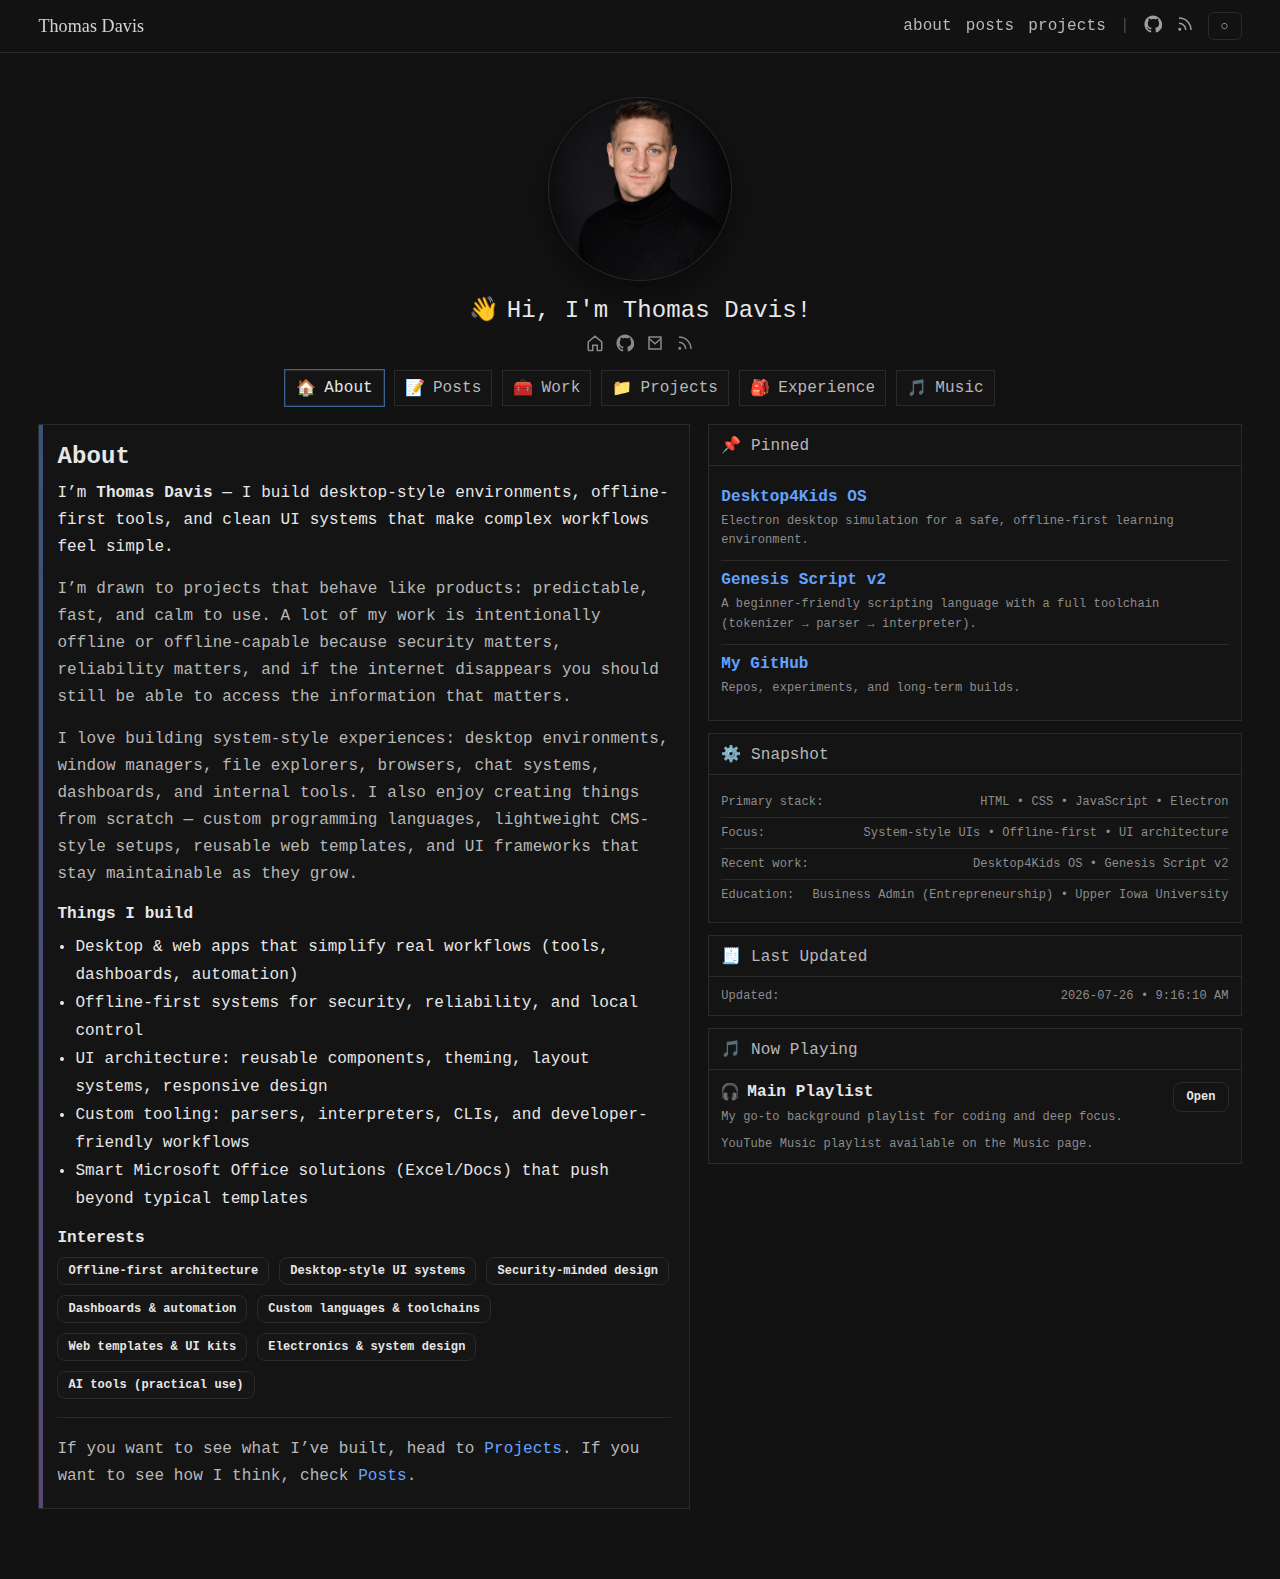
<file: index.html>
<!doctype html>
<html lang="en">
<head>
  <script>
  (function () {
    const t = localStorage.getItem("theme") || "dark";
    document.documentElement.setAttribute("data-theme", t);
  })();
</script>
  <title>About | Portfolio</title>
  
<meta charset="utf-8">
<meta name="viewport" content="width=device-width, initial-scale=1">
<link rel="stylesheet" href="css/base.css">

</head>
<body>
  <script>
  const t = localStorage.getItem("theme") || "dark";
  document.documentElement.setAttribute("data-theme", t);
</script>
  <div id="topbar"></div>
  <div class="container">
    <div id="hero"></div>
    <div id="app"></div>
  </div>

  
<script src="js/ui.js"></script>
<script src="js/icons.js"></script>
<script src="js/config.js"></script>
<script src="js/markdown.js"></script>
<script src="js/data.js"></script>
<script src="js/layout.js"></script>

  <script>
    renderTopbar();
    renderHero("about");
  </script>
  <script src="js/pages/about.js"></script>
</body>
</html>
</file>
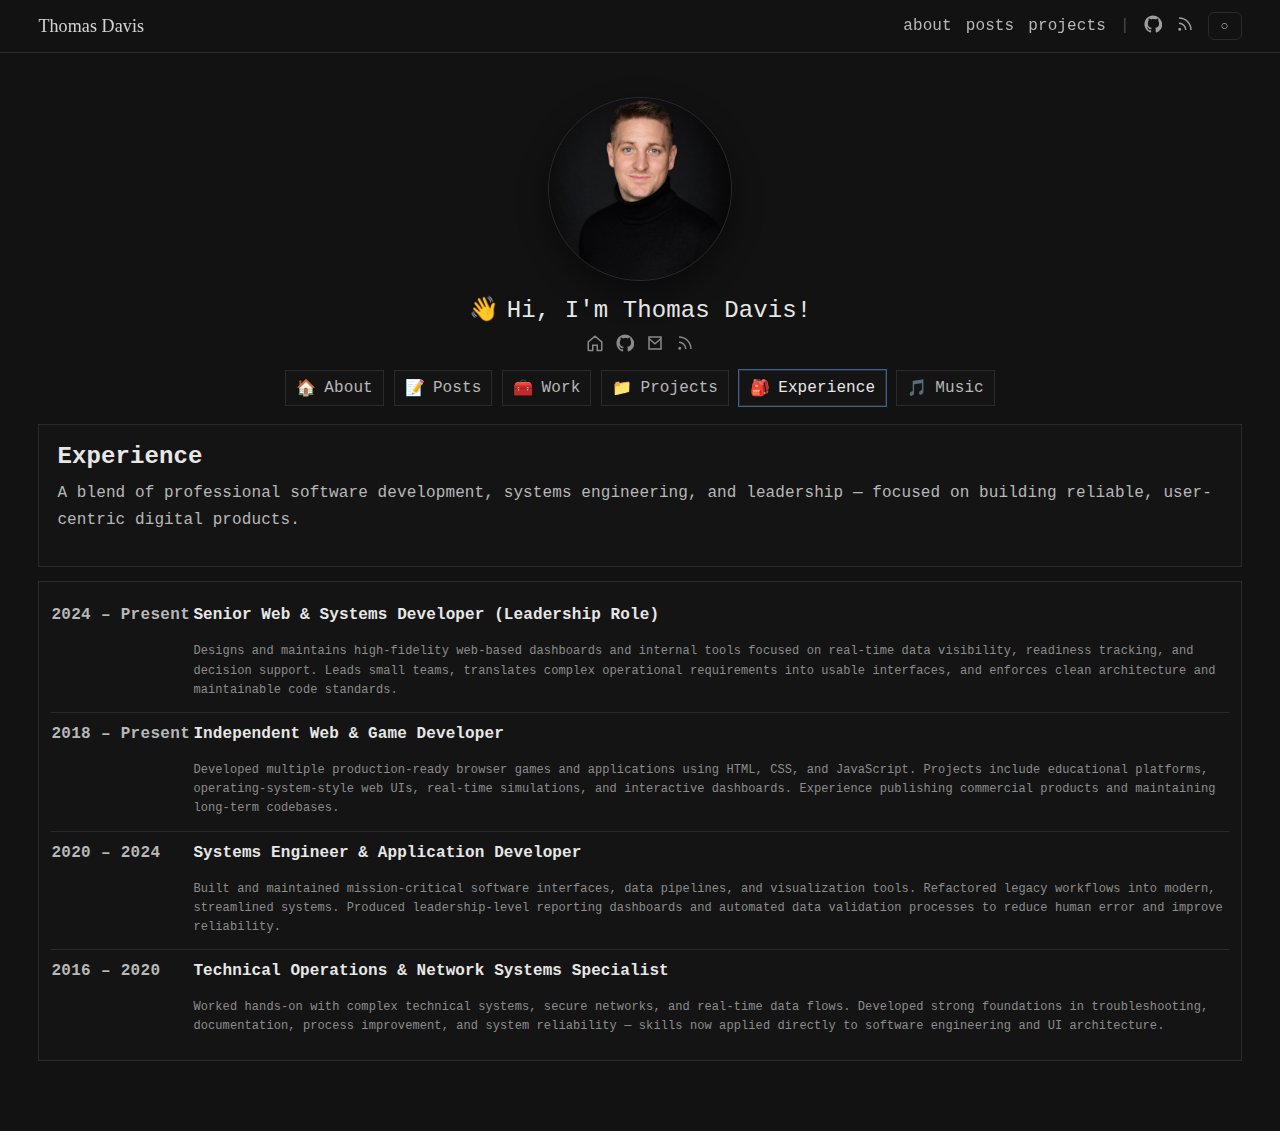
<file: experience.html>
<!doctype html>
<html lang="en">
<head>
  <!-- ======================================================
       Theme bootstrap (must run before paint)
       ====================================================== -->
  <script>
    (function () {
      const t = localStorage.getItem("theme") || "dark";
      document.documentElement.setAttribute("data-theme", t);
    })();
  </script>

  <!-- ======================================================
       Document meta
       ====================================================== -->
  <meta charset="utf-8">
  <meta name="viewport" content="width=device-width, initial-scale=1">

  <title>Experience | Portfolio</title>

  <!-- ======================================================
       Styles
       ====================================================== -->
  <link rel="stylesheet" href="css/base.css">
</head>

<body>
  <!-- Shared layout mounts -->
  <div id="topbar"></div>

  <div class="container">
    <div id="hero"></div>
    <div id="app"></div>
  </div>

  <!-- ======================================================
       Core scripts (shared across pages)
       ====================================================== -->
  <script src="js/ui.js"></script>
  <script src="js/icons.js"></script>
  <script src="js/config.js"></script>
  <script src="js/markdown.js"></script>
  <script src="js/data.js"></script>
  <script src="js/layout.js"></script>

  <!-- Shared layout render -->
  <script>
    renderTopbar();
    renderHero("experience");
  </script>

  <!-- Page script -->
  <script src="js/pages/experience.js"></script>
</body>
</html>
</file>
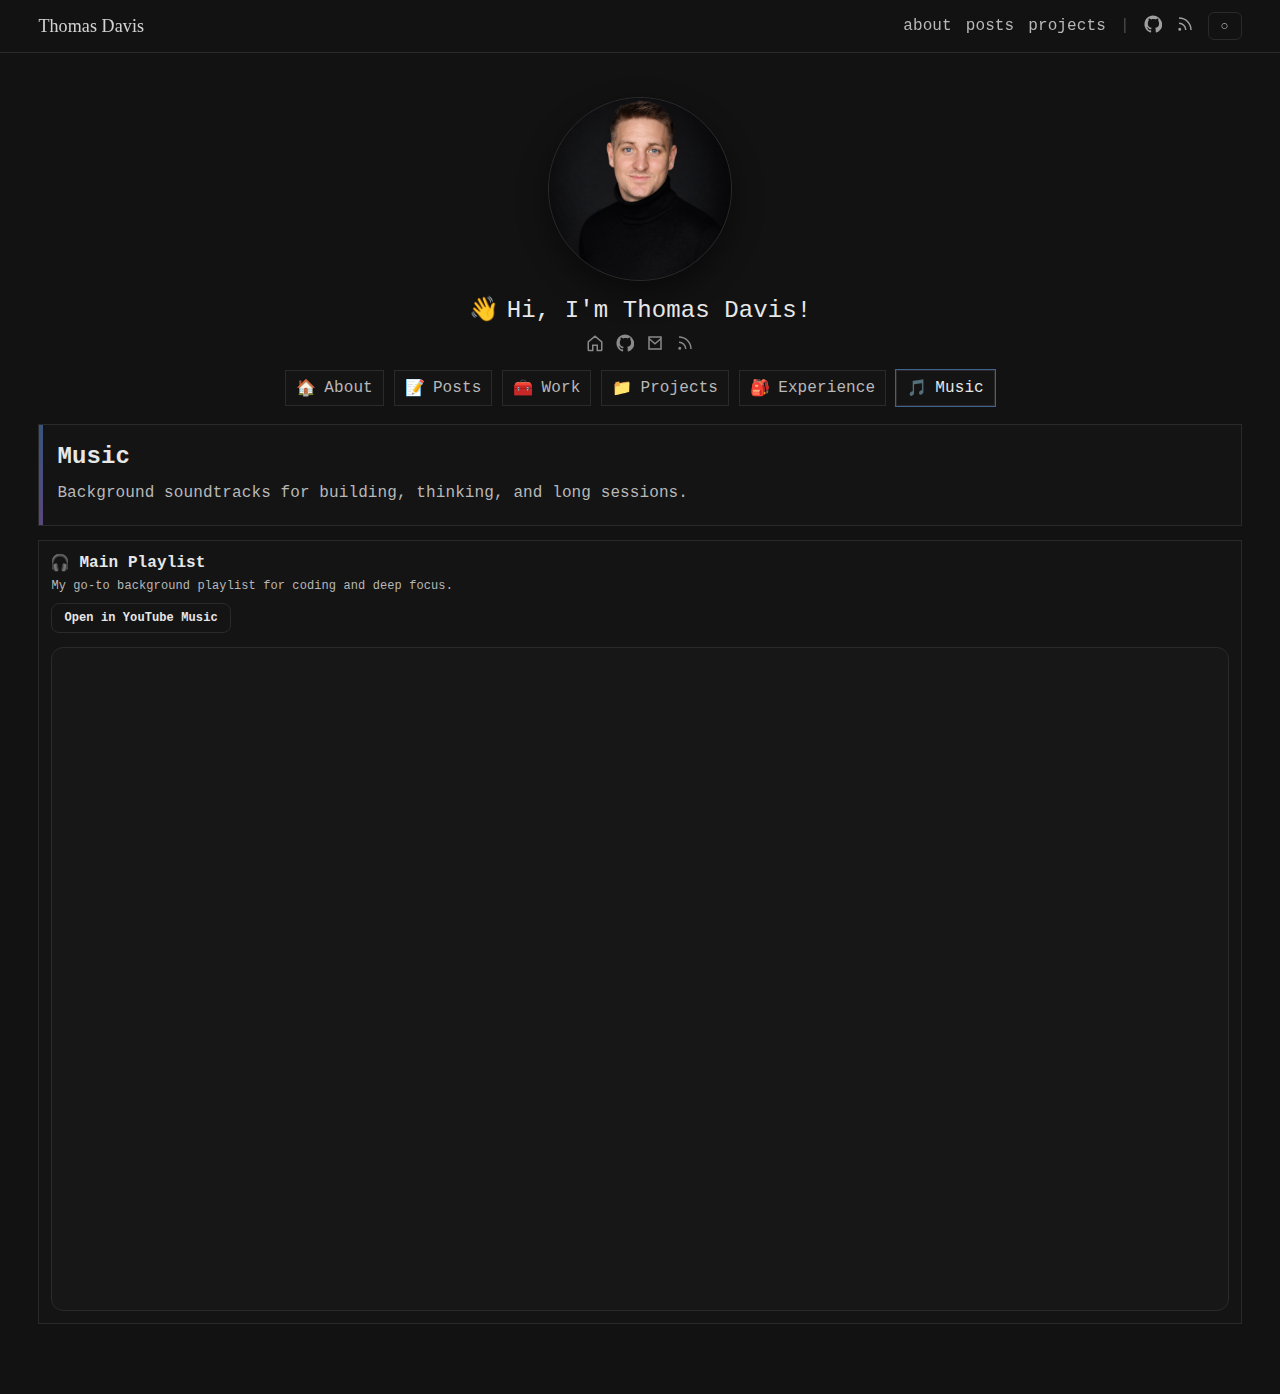
<file: music.html>
<!doctype html>
<html lang="en">
<head>
  <script>
    (function () {
      const t = localStorage.getItem("theme") || "dark";
      document.documentElement.setAttribute("data-theme", t);
    })();
  </script>
  <title>Music | Portfolio</title>
  <meta charset="utf-8">
  <meta name="viewport" content="width=device-width, initial-scale=1">
  <link rel="stylesheet" href="css/base.css">
</head>
<body>
  <div id="topbar"></div>
  <div class="container">
    <div id="hero"></div>
    <div id="app"></div>
  </div>

  <script src="js/ui.js"></script>
  <script src="js/icons.js"></script>
  <script src="js/config.js"></script>
  <script src="js/markdown.js"></script>
  <script src="js/data.js"></script>
  <script src="js/layout.js"></script>

  <script>
    renderTopbar();
    renderHero("music");
  </script>
  <script src="js/pages/music.js"></script>
</body>
</html>
</file>
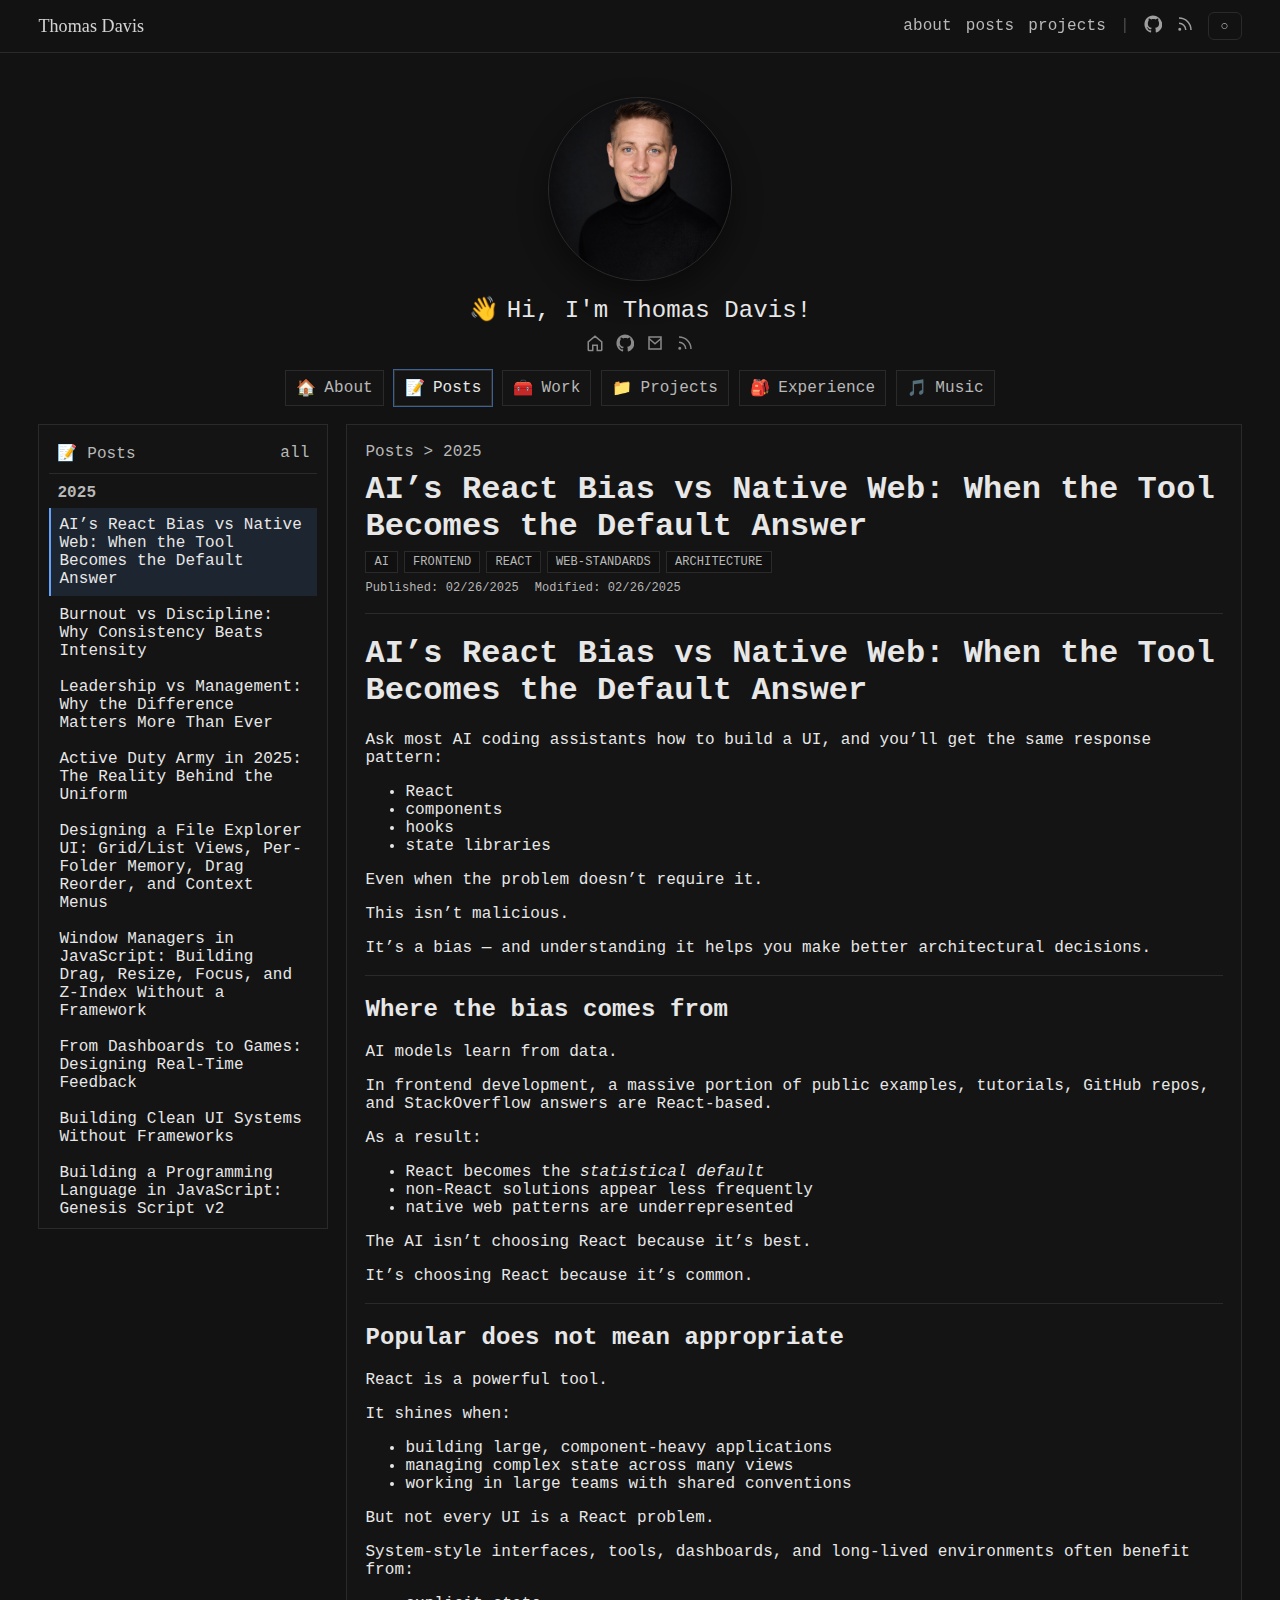
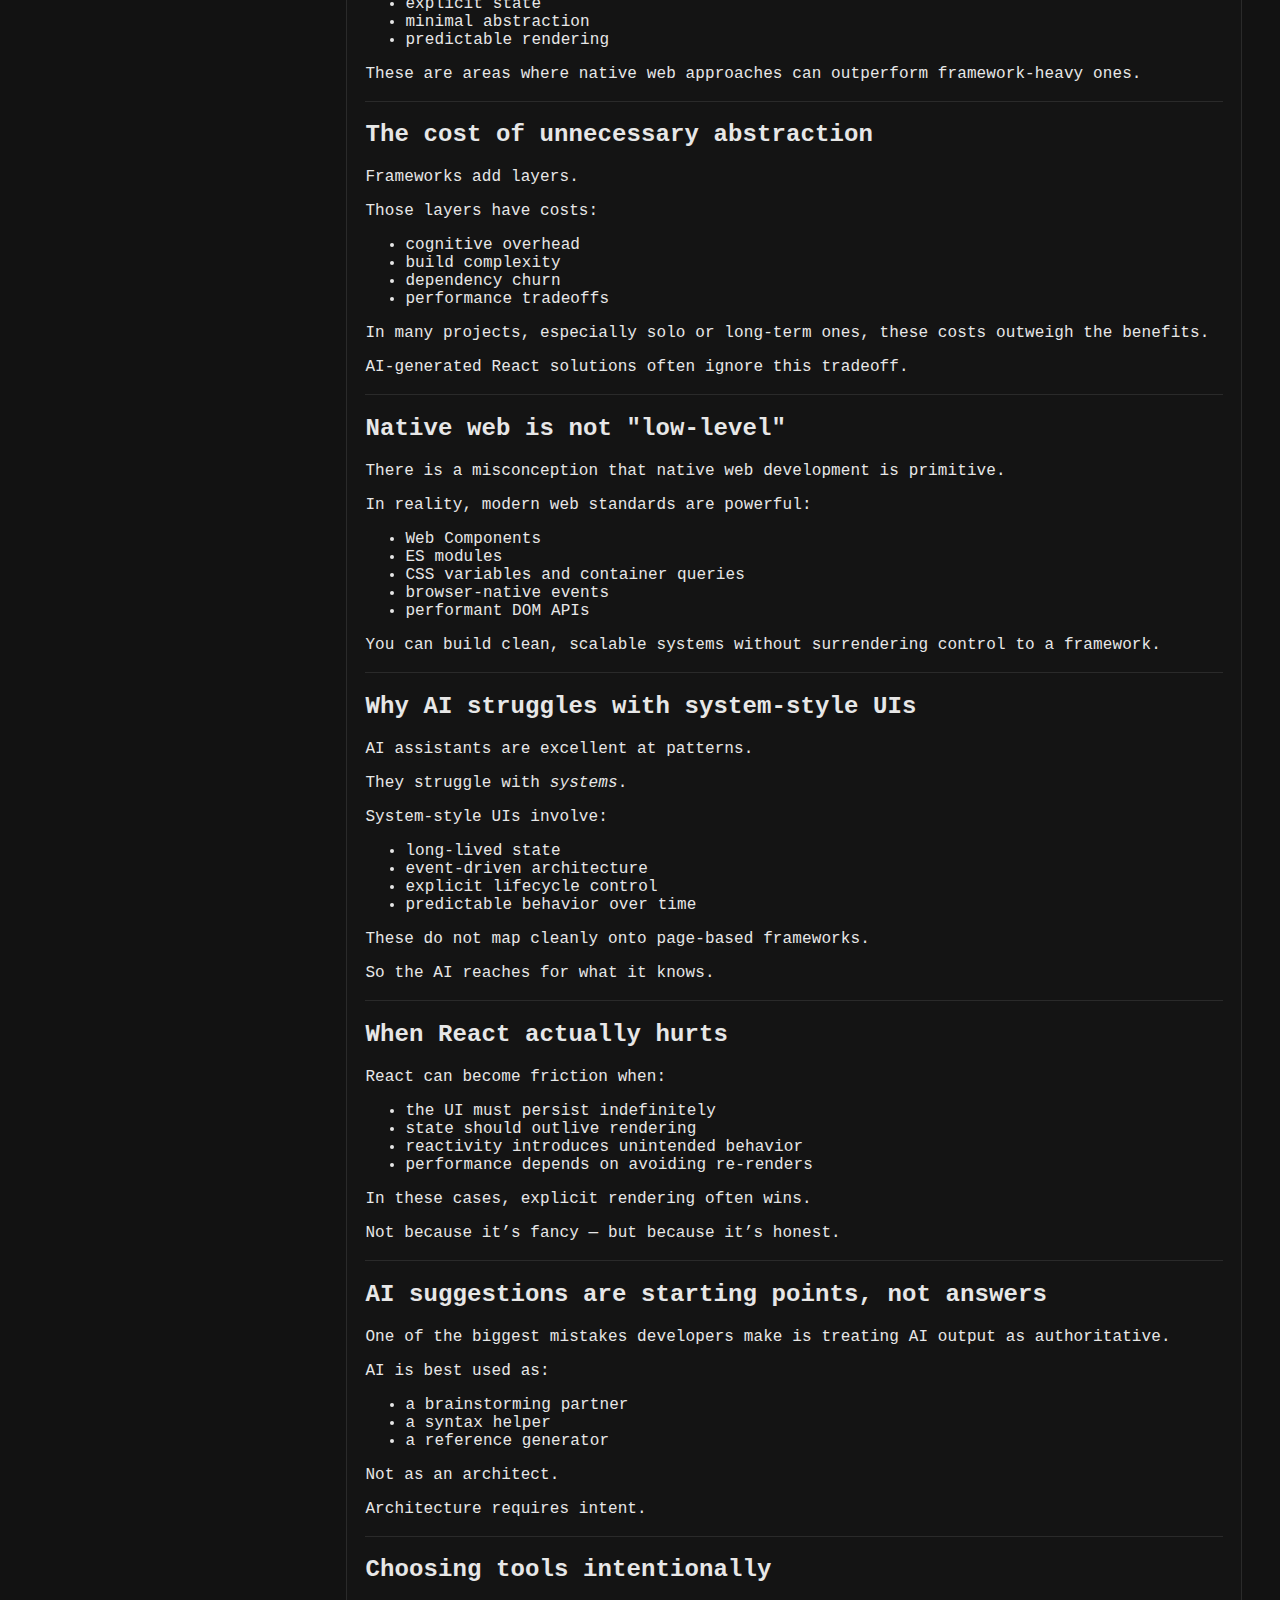
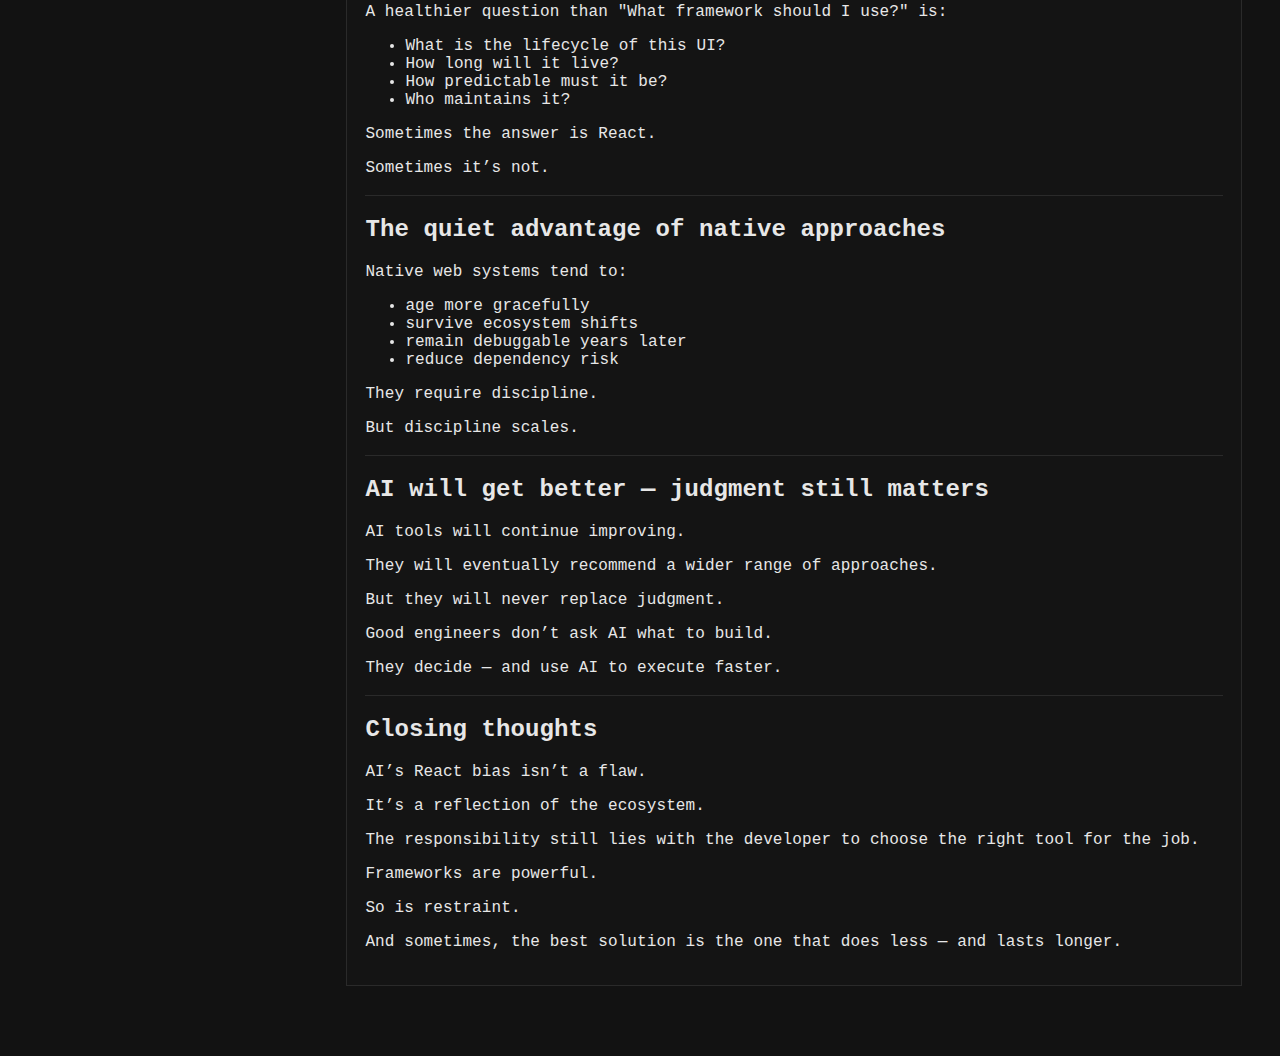
<file: post.html>
<!doctype html>
<html lang="en">
<head>
  <script>
  (function () {
    const t = localStorage.getItem("theme") || "dark";
    document.documentElement.setAttribute("data-theme", t);
  })();
</script>
  <title>Post | Portfolio</title>
  
<meta charset="utf-8">
<meta name="viewport" content="width=device-width, initial-scale=1">
<link rel="stylesheet" href="css/base.css">

</head>
<body>
  <script>
  const t = localStorage.getItem("theme") || "dark";
  document.documentElement.setAttribute("data-theme", t);
</script>
  <div id="topbar"></div>
  <div class="container">
    <div id="hero"></div>
    <div id="app"></div>
  </div>

  
<script src="js/ui.js"></script>
<script src="js/icons.js"></script>
<script src="js/config.js"></script>
<script src="js/markdown.js"></script>
<script src="js/data.js"></script>
<script src="js/layout.js"></script>

  <script>
    renderTopbar();
    renderHero("posts");
  </script>
  <script src="js/pages/post.js"></script>
</body>
</html>
</file>
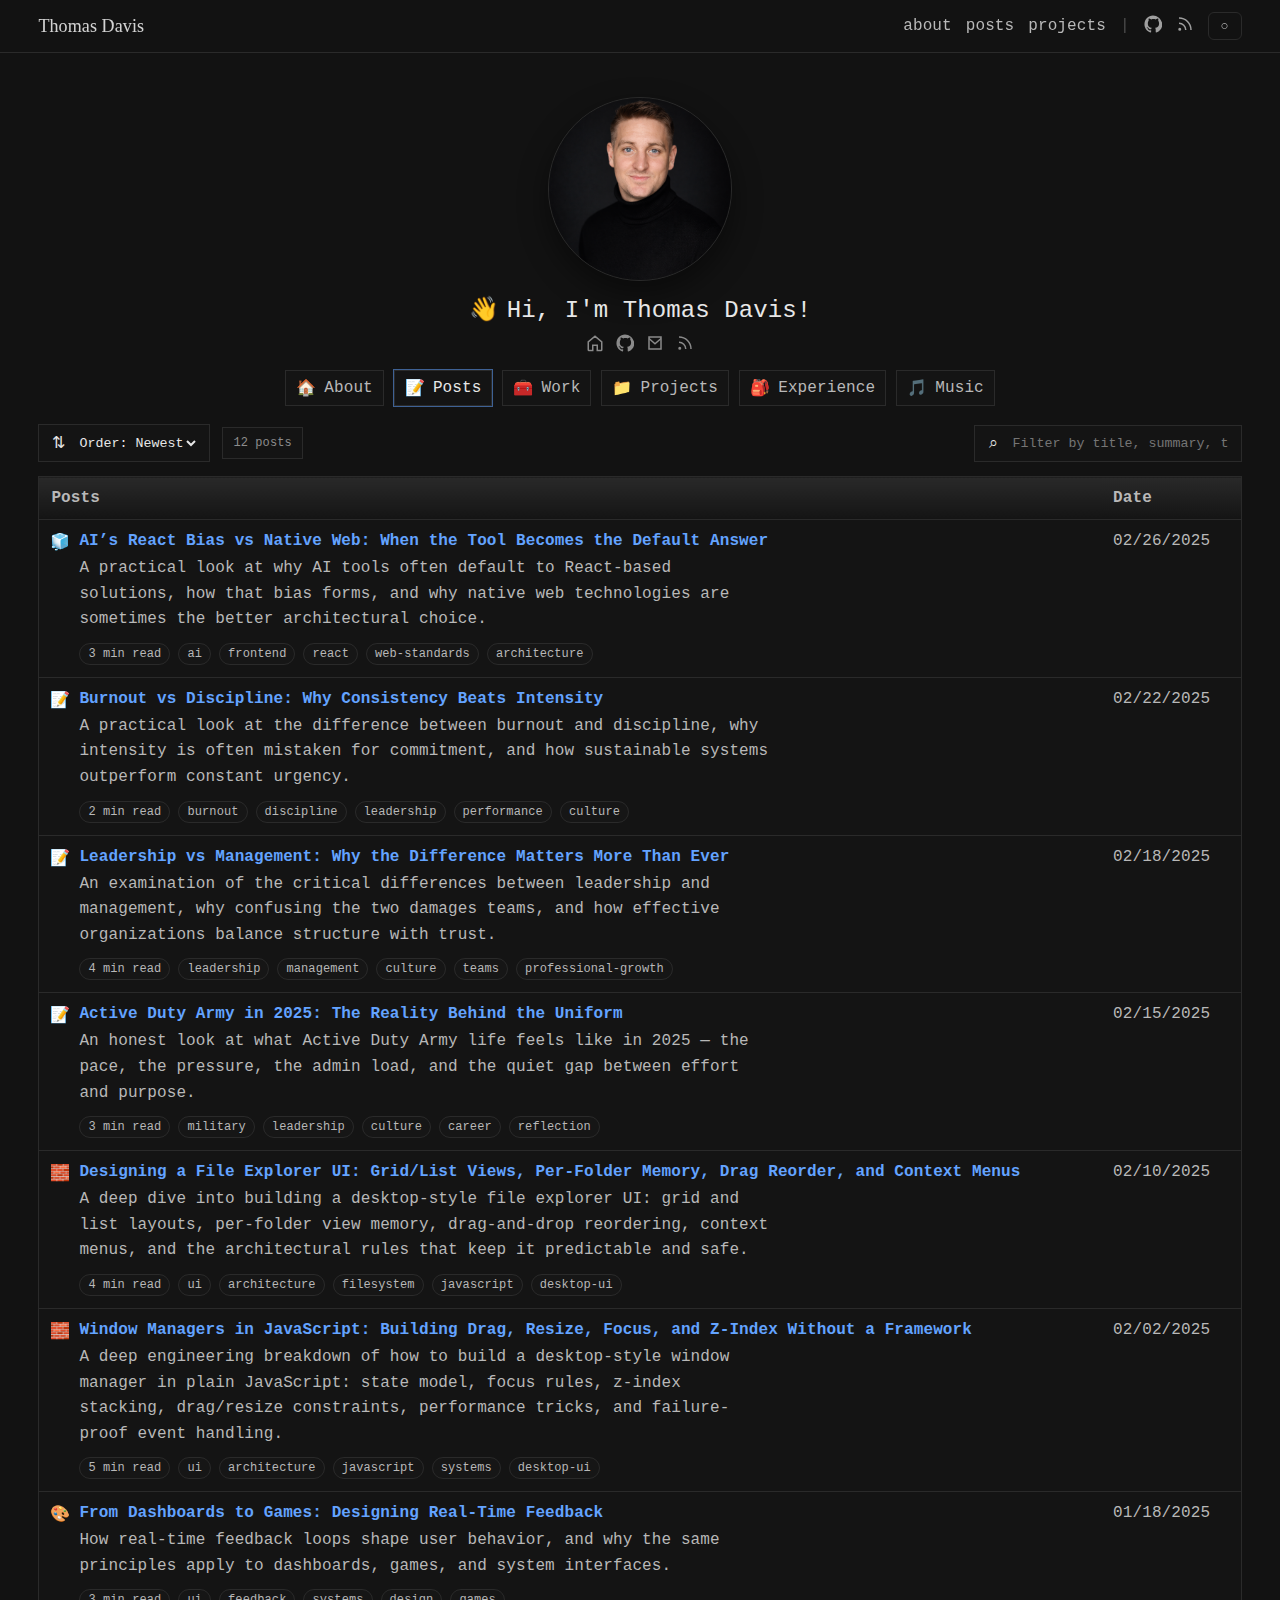
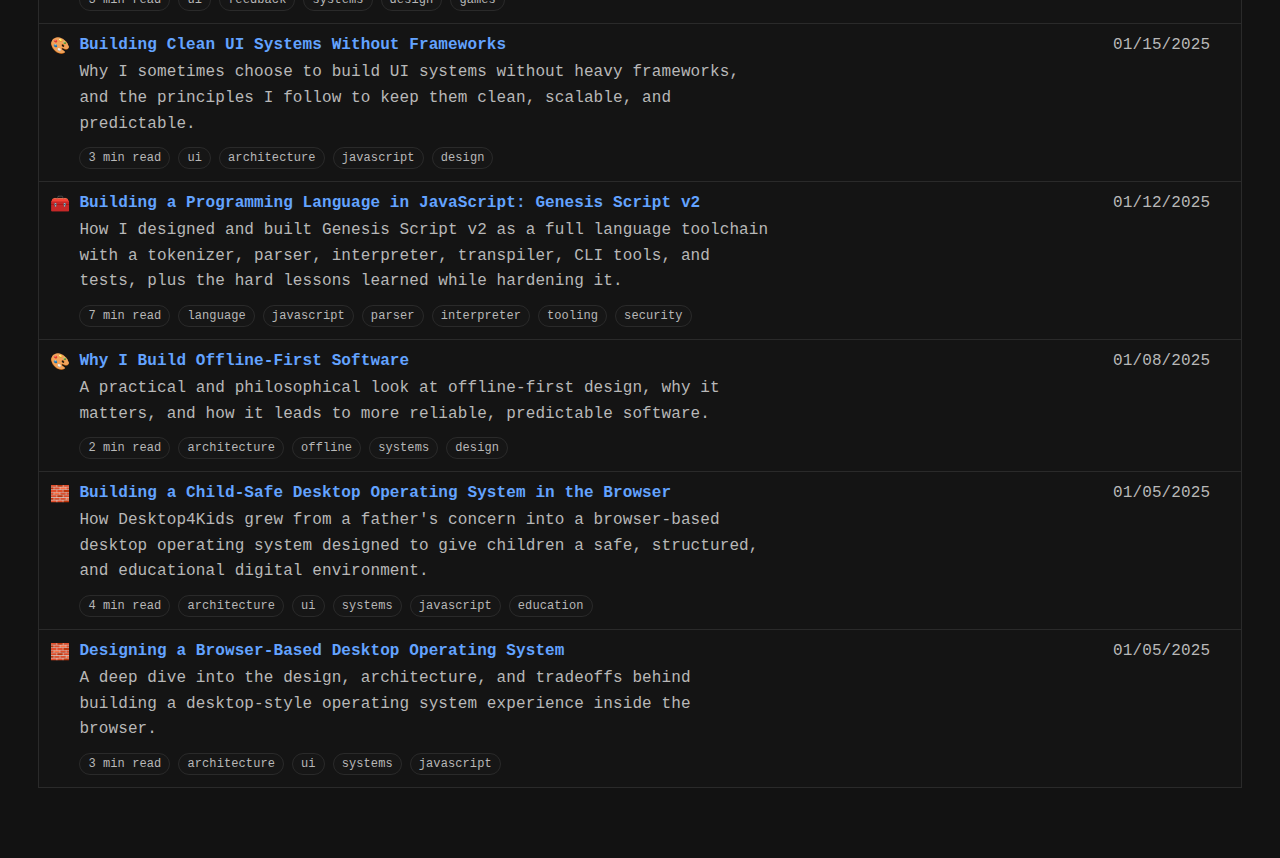
<file: posts.html>
<!doctype html>
<html lang="en">
<head>
  <script>
  (function () {
    const t = localStorage.getItem("theme") || "dark";
    document.documentElement.setAttribute("data-theme", t);
  })();
</script>
  <title>Posts | Portfolio</title>
  
<meta charset="utf-8">
<meta name="viewport" content="width=device-width, initial-scale=1">
<link rel="stylesheet" href="css/base.css">

</head>
<body>
  <script>
  const t = localStorage.getItem("theme") || "dark";
  document.documentElement.setAttribute("data-theme", t);
</script>
  <div id="topbar"></div>
  <div class="container">
    <div id="hero"></div>
    <div id="app"></div>
  </div>

  
<script src="js/ui.js"></script>
<script src="js/icons.js"></script>
<script src="js/config.js"></script>
<script src="js/markdown.js"></script>
<script src="js/data.js"></script>
<script src="js/layout.js"></script>

  <script>
    renderTopbar();
    renderHero("posts");
  </script>
  <script src="js/pages/posts.js"></script>
</body>
</html>
</file>
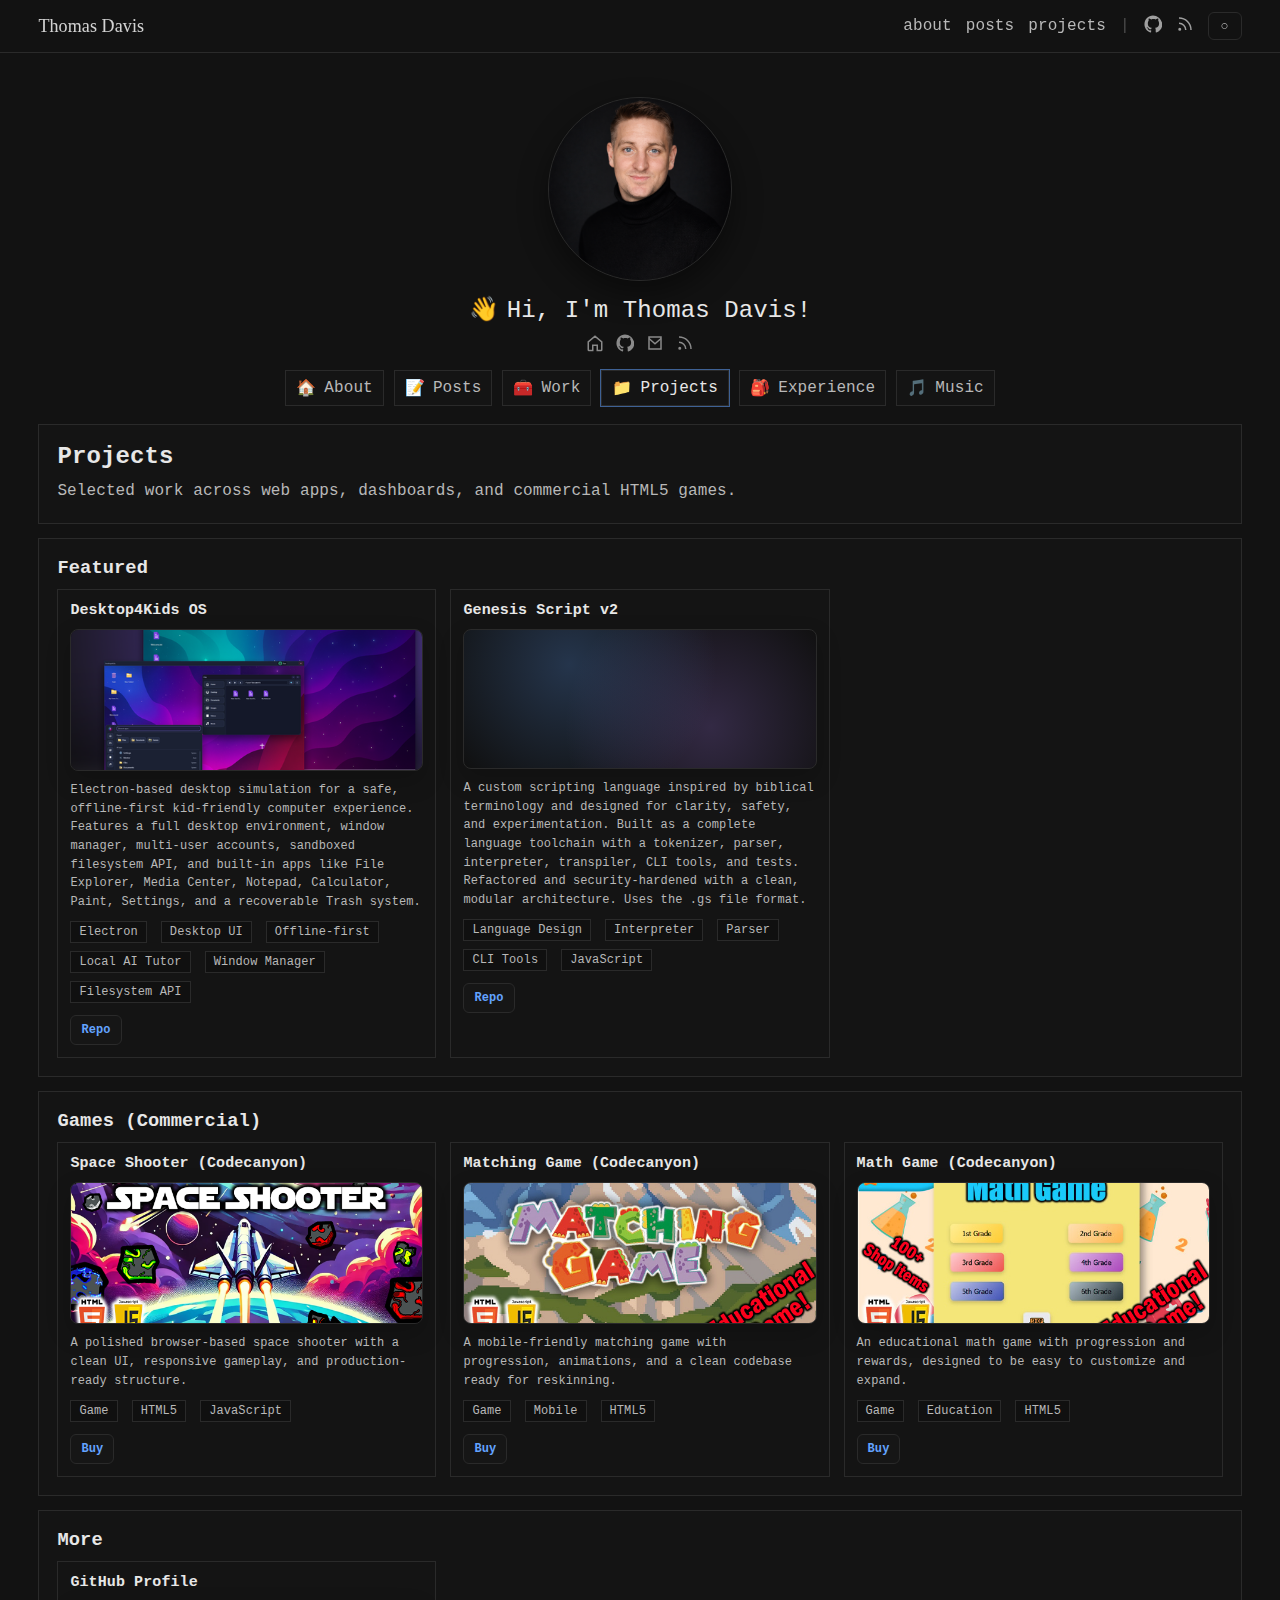
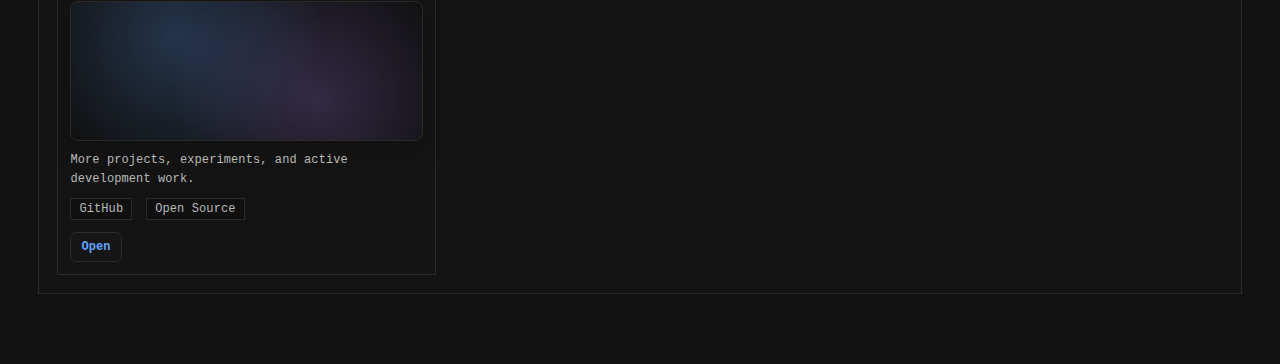
<file: projects.html>
<!doctype html>
<html lang="en">
<head>
  <!-- ======================================================
       Theme bootstrap (must run before paint)
       ====================================================== -->
  <script>
    (function () {
      const t = localStorage.getItem("theme") || "dark";
      document.documentElement.setAttribute("data-theme", t);
    })();
  </script>

  <!-- ======================================================
       Document meta
       ====================================================== -->
  <meta charset="utf-8">
  <meta name="viewport" content="width=device-width, initial-scale=1">

  <title>Projects | Portfolio</title>

  <!-- ======================================================
       Styles
       ====================================================== -->
  <link rel="stylesheet" href="css/base.css">
</head>

<body>
  <!-- Shared layout mounts -->
  <div id="topbar"></div>

  <div class="container">
    <div id="hero"></div>
    <div id="app"></div>
  </div>

  <!-- ======================================================
       Core scripts (shared across pages)
       ====================================================== -->
  <script src="js/ui.js"></script>
  <script src="js/icons.js"></script>
  <script src="js/config.js"></script>
  <script src="js/markdown.js"></script>
  <script src="js/data.js"></script>
  <script src="js/layout.js"></script>

  <!-- Shared layout render -->
  <script>
    renderTopbar();
    renderHero("projects");
  </script>

  <!-- Page script -->
  <script src="js/pages/projects.js"></script>
</body>
</html>
</file>
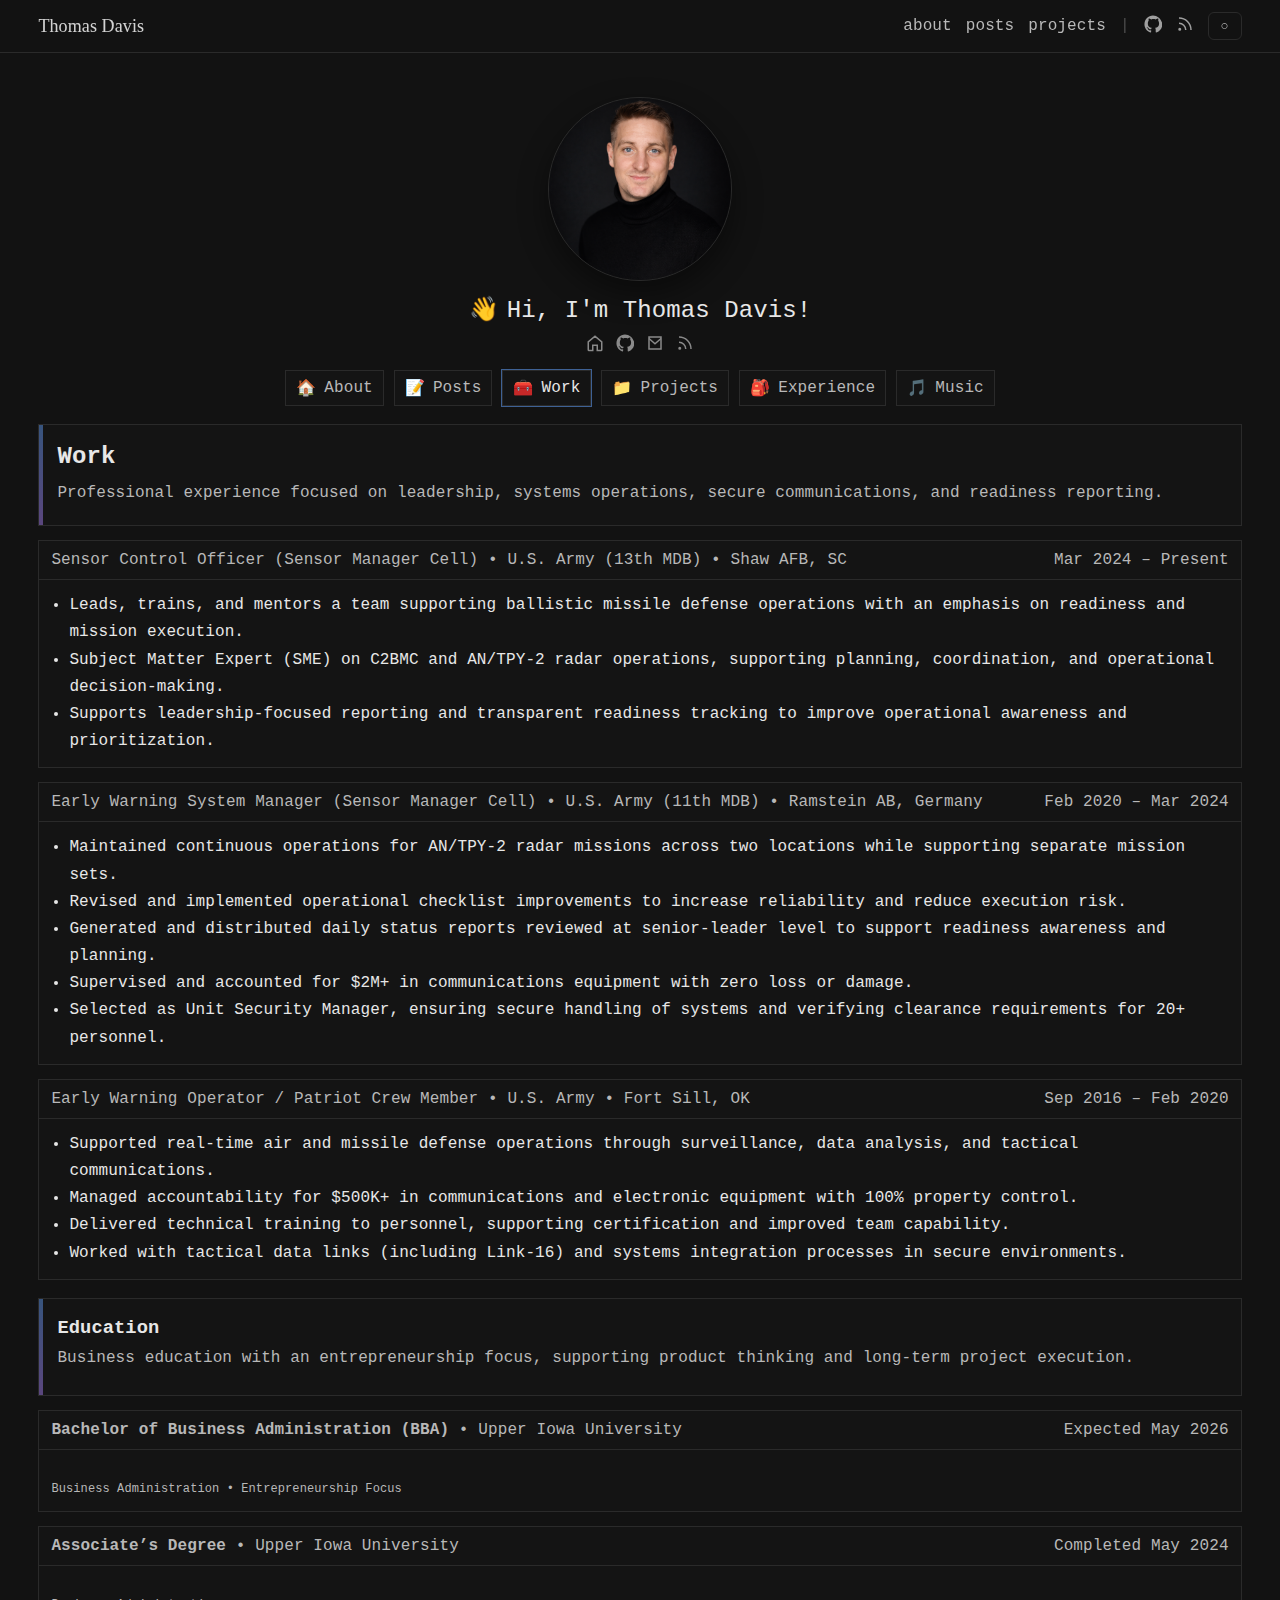
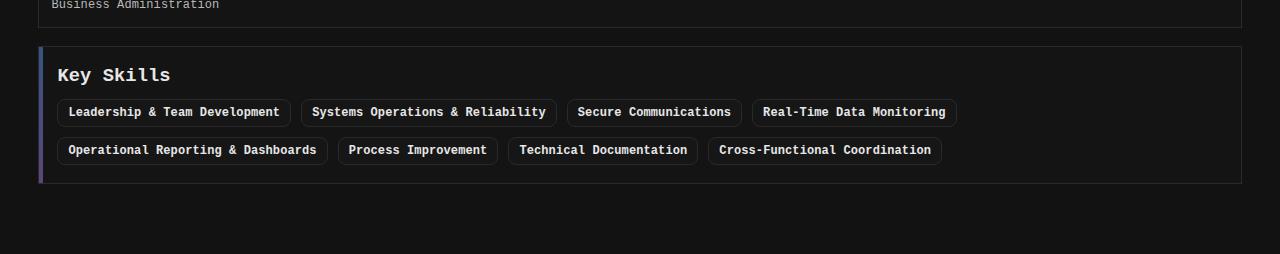
<file: work.html>
<!doctype html>
<html lang="en">
<head>
  <!-- ======================================================
       Theme bootstrap (must run before paint)
       ====================================================== -->
  <script>
    (function () {
      const t = localStorage.getItem("theme") || "dark";
      document.documentElement.setAttribute("data-theme", t);
    })();
  </script>

  <!-- ======================================================
       Document meta
       ====================================================== -->
  <meta charset="utf-8">
  <meta name="viewport" content="width=device-width, initial-scale=1">

  <title>Work | Portfolio</title>

  <!-- ======================================================
       Styles
       ====================================================== -->
  <link rel="stylesheet" href="css/base.css">
</head>

<body>
  <!-- Shared layout mounts -->
  <div id="topbar"></div>

  <div class="container">
    <div id="hero"></div>
    <div id="app"></div>
  </div>

  <!-- ======================================================
       Core scripts (shared across pages)
       ====================================================== -->
  <script src="js/ui.js"></script>
  <script src="js/icons.js"></script>
  <script src="js/config.js"></script>
  <script src="js/markdown.js"></script>
  <script src="js/data.js"></script>
  <script src="js/layout.js"></script>

  <!-- Shared layout render -->
  <script>
    renderTopbar();
    renderHero("work");
  </script>

  <!-- Page script -->
  <script src="js/pages/work.js"></script>
</body>
</html>
</file>
<file: css/base.css>
/* ==========================================================================
   BASE.CSS
   Purpose:
   - Global theme tokens (dark + light)
   - Core layout + typography
   - Shared UI components (topbar, hero, tabs, cards, tables, docs layout)
   - Posts list styling
   - Utility styles (pills, buttons, images)
   - Responsive behavior
   - Scrollbar styling
   ========================================================================== */


/* ==========================================================================
   1) THEME TOKENS
   ========================================================================== */
:root{
  --bg:#121212;
  --panel:#171717;
  --panel2:#141414;

  --text:#e7e7e7;
  --muted:#b8b8b8;
  --dim:#8d8d8d;

  --border:#2a2a2a;

  --accent:#63a3ff;
  --accent2:#b084ff;

  --shadow: 0 12px 30px rgba(0,0,0,.45);
  --radius:10px;

  --mono: ui-monospace, SFMono-Regular, Menlo, Monaco, Consolas, "Liberation Mono", "Courier New", monospace;
  --sans: ui-sans-serif, system-ui, -apple-system, Segoe UI, Roboto, Helvetica, Arial;
}

html[data-theme="light"]{
  --bg:#e9e9ea;
  --panel:#f0f0f1;
  --panel2:#f3f3f4;

  --text:#0f0f10;
  --muted:#2f2f33;
  --dim:#51515a;

  --border:#cfcfd4;

  --accent:#1f6feb;
}

/* Light mode elevation */
html[data-theme="light"] .prose,
html[data-theme="light"] .card,
html[data-theme="light"] .sidebar,
html[data-theme="light"] .content,
html[data-theme="light"] .table{
  box-shadow: 0 10px 24px rgba(0,0,0,.10);
}


/* ==========================================================================
   2) BASE / RESETS
   ========================================================================== */
*{ box-sizing:border-box; }
html,body{ height:100%; }

body{
  margin:0;
  background:var(--bg);
  color:var(--text);
  font-family:var(--mono);
  letter-spacing:.1px;
}

a{ color:var(--accent); text-decoration:none; }
a:hover{ filter:brightness(1.15); }

:focus-visible{
  outline: 2px solid color-mix(in srgb, var(--accent) 60%, transparent);
  outline-offset: 2px;
}


/* ==========================================================================
   3) TOP BAR
   ========================================================================== */
.topbar{
  position:sticky;
  top:0;
  z-index:50;
  background: color-mix(in srgb, var(--bg) 88%, transparent);
  backdrop-filter: blur(10px);
  border-bottom:1px solid var(--border);
}

.topbar-inner{
  width:min(1250px, 94vw);
  margin:0 auto;
  padding:12px 0;
  display:flex;
  align-items:center;
  justify-content:space-between;
  gap:16px;
}

.brand{
  color:var(--text);
  font-weight:700;
  display:flex;
  align-items:center;
  gap:10px;
}

.brand .sig{
  font-family: "Segoe Script", "Bradley Hand", "Comic Sans MS", cursive;
  font-weight:400;
  font-size:18px;
  opacity:.9;
}

.topnav{
  display:flex;
  gap:14px;
  align-items:center;
  color:var(--muted);
}

.topnav a{ color:var(--muted); }
.topnav a:hover{ color:var(--text); }

.topnav .sep{ opacity:.35; }

.topbtn{
  border:1px solid var(--border);
  background:transparent;
  color:var(--muted);
  cursor:pointer;
  width:34px;
  height:28px;
  display:inline-flex;
  align-items:center;
  justify-content:center;
  font-family:var(--mono);
  border-radius:6px;
}

.topbtn:hover{
  color:var(--text);
  background: rgba(255,255,255,.04);
}

html[data-theme="light"] .topbtn:hover{
  background: rgba(0,0,0,.04);
}


/* ==========================================================================
   4) LAYOUT WRAPPERS
   ========================================================================== */
.container{
  width:min(1250px, 94vw);
  margin:0 auto;
  padding:22px 0 70px;
}


/* ==========================================================================
   5) HERO (AVATAR, INTRO, ICONS, TABS)
   ========================================================================== */
.hero{
  display:flex;
  flex-direction:column;
  align-items:center;
  text-align:center;
  padding-top:22px;
}

/* Avatar */
.avatar{
  width:184px;
  height:184px;
  border-radius:999px;
  border:1px solid var(--border);
  box-shadow:var(--shadow);
  overflow:hidden;
  background:#1b1b1b;
}

/* Gradient style when no image */
.avatar:not(.avatar-img){
  background:
    radial-gradient(circle at 30% 25%, rgba(99,163,255,.35), transparent 55%),
    radial-gradient(circle at 70% 70%, rgba(176,132,255,.25), transparent 55%),
    #1b1b1b;
}

/* Photo style */
.avatar.avatar-img img{
  width:100%;
  height:100%;
  object-fit:cover;
  object-position:center 20%;
  display:block;
}

.hi{
  margin-top:14px;
  font-size:24px;
  color:var(--text);
}

.hi .wave{ margin-right:8px; }

.iconrow{
  margin-top:10px;
  display:flex;
  gap:12px;
  flex-wrap:wrap;
  justify-content:center;
}

/* Inline SVG icons */
.ico{
  width:18px;
  height:18px;
  opacity:.85;
  color:var(--muted);
}
.ico:hover{
  opacity:1;
  color:var(--text);
}

/* Tabs */
.tabs{
  margin-top:18px;
  display:flex;
  gap:10px;
  flex-wrap:wrap;
  justify-content:center;
}

.tab{
  display:inline-flex;
  gap:8px;
  align-items:center;
  padding:7px 10px;
  border:1px solid var(--border);
  background:var(--panel2);
  border-radius:0;
  color:var(--muted);
}

.tab.active{
  outline:1px solid rgba(99,163,255,.55);
  color:var(--text);
}

.tab:hover{ color:var(--text); }


/* ==========================================================================
   6) CONTENT BLOCKS (PROSE + CARDS)
   ========================================================================== */
.prose{
  border:1px solid var(--border);
  background:var(--panel2);
  padding:18px;
}

.prose p{
  color:var(--text);
  line-height:1.7;
  margin:0 0 14px;
}

.prose .muted{ color:var(--muted); }
.prose a{ color:var(--accent); }

.prose code{
  background: color-mix(in srgb, var(--panel) 70%, #000);
  padding:1px 6px;
  border:1px solid var(--border);
}

/* Accent bar for headings blocks */
.prose.section-accent{
  position:relative;
}
.prose.section-accent::before{
  content:"";
  position:absolute;
  left:0;
  top:0;
  bottom:0;
  width:4px;
  background: linear-gradient(to bottom, var(--accent), var(--accent2));
  opacity:.45;
}

/* Cards */
.sidecards{
  display:flex;
  flex-direction:column;
  gap:12px;
}

.card{
  border:1px solid var(--border);
  background:var(--panel2);
}

.card-h{
  padding:10px 12px;
  border-bottom:1px solid var(--border);
  color:var(--muted);
  display:flex;
  justify-content:space-between;
  align-items:center;
}

.card-b{ padding:12px; }

.card-b .row{
  display:flex;
  align-items:center;
  justify-content:space-between;
  gap:10px;
}

.card-b .small{
  color:var(--dim);
  font-size:12px;
}

/* Details */
details summary{
  cursor:pointer;
  list-style:none;
  color:var(--muted);
}
details summary::-webkit-details-marker{ display:none; }


/* ==========================================================================
   7) TOOLBAR / INPUTS
   ========================================================================== */
.toolbar{
  display:flex;
  gap:14px;
  justify-content:space-between;
  align-items:center;
  margin-top:18px;
  flex-wrap:wrap;
}

.toolbar .left{
  display:flex;
  gap:12px;
  align-items:center;
  flex-wrap:wrap;
}

.select, .search, .count{
  display:flex;
  gap:8px;
  align-items:center;
  border:1px solid var(--border);
  background:var(--panel2);
  padding:8px 10px;
}

.count{
  color:var(--dim);
  font-size:12px;
}

select, input{
  border:none;
  outline:none;
  background:transparent;
  color:var(--text);
  font-family:var(--mono);
}

input{ min-width:220px; }


/* ==========================================================================
   8) TABLES
   ========================================================================== */
.table{
  margin-top:14px;
  width:100%;
  border-collapse:collapse;
  border:1px solid var(--border);
  background:var(--panel2);
}

.table th, .table td{
  padding:12px;
  border-bottom:1px solid var(--border);
  vertical-align:top;
}

.table th{
  color:var(--muted);
  font-weight:600;
  text-align:left;
  background: linear-gradient(
    to bottom,
    color-mix(in srgb, var(--text) 10%, transparent),
    transparent
  );
}

.table tr:hover td{
  background: color-mix(in srgb, var(--accent) 10%, transparent);
}

html[data-theme="light"] .table tr:hover td{
  background: color-mix(in srgb, var(--accent) 14%, transparent);
}

.t-title{
  display:flex;
  gap:10px;
  align-items:flex-start;
}

.emoji{
  width:18px;
  display:inline-flex;
  justify-content:center;
}

.datecol{
  white-space:nowrap;
  color:var(--muted);
}


/* ==========================================================================
   9) DOCS LAYOUT (SIDEBAR + CONTENT)
   ========================================================================== */
.docs{
  display:grid;
  grid-template-columns:290px 1fr;
  gap:18px;
  align-items:start;
  margin-top:18px;
}

.sidebar{
  border:1px solid var(--border);
  background:var(--panel2);
  padding:10px;
  position:sticky;
  top:68px;
  max-height: calc(100vh - 95px);
  overflow:auto;
}

.side-title{
  display:flex;
  align-items:center;
  justify-content:space-between;
  padding:8px 8px 10px;
  border-bottom:1px solid var(--border);
  margin-bottom:10px;
  color:var(--muted);
}

/* Sidebar tree */
.tree .year{
  margin:10px 0 6px;
  color:var(--muted);
  font-weight:600;
  padding-left:8px;
}

.tree a{
  display:block;
  padding:8px;
  color:var(--text);
  border-left:2px solid transparent;
  margin:2px 0;
}

.tree a:hover{
  background: color-mix(in srgb, var(--text) 6%, transparent);
}

.tree a.active{
  border-left-color:var(--accent);
  background: color-mix(in srgb, var(--accent) 12%, transparent);
}

/* Main docs content */
.content{
  border:1px solid var(--border);
  background:var(--panel2);
  padding:18px;
}

.meta{
  display:flex;
  gap:16px;
  flex-wrap:wrap;
  color:var(--muted);
  font-size:12px;
  margin-top:8px;
}

.tag{
  display:inline-flex;
  align-items:center;
  padding:3px 8px;
  border:1px solid var(--border);
  background: color-mix(in srgb, var(--panel) 70%, #000);
  color:var(--muted);
  font-size:12px;
  margin-right:6px;
}


/* ==========================================================================
   10) POSTS LIST POLISH
   ========================================================================== */
.posts-table .datehead{
  width:140px;
  text-align:left;
}

.post-row{ cursor:pointer; }

.post-title{
  display:flex;
  gap:10px;
  align-items:flex-start;
}

.post-main{ min-width:0; }

.post-link{
  font-weight:700;
  display:inline-block;
}

.post-summary{
  margin-top:6px;
  color:var(--muted);
  line-height:1.6;
  max-width:72ch;
}

.post-meta{
  margin-top:10px;
  display:flex;
  flex-wrap:wrap;
  gap:8px;
}

.meta-pill{
  display:inline-flex;
  align-items:center;
  padding:3px 8px;
  border:1px solid var(--border);
  background: color-mix(in srgb, var(--panel) 70%, transparent);
  color:var(--muted);
  font-size:12px;
  border-radius:999px;
}

.empty{ padding:18px 2px; }

/* Subtle row entrance */
.fade-in{
  animation: fadeUp .22s ease both;
}

@keyframes fadeUp{
  from{ opacity:0; transform: translateY(4px); }
  to{ opacity:1; transform: translateY(0); }
}

@media (prefers-reduced-motion: reduce){
  .fade-in{ animation:none !important; }
}


/* ==========================================================================
   11) TYPOGRAPHY / CODE BLOCKS
   ========================================================================== */
h1,h2,h3{ font-family:var(--mono); }

hr{
  border:none;
  border-top:1px solid var(--border);
  margin:18px 0;
}

pre{
  padding:12px;
  border:1px solid var(--border);
  background: color-mix(in srgb, var(--panel) 72%, #000);
  overflow:auto;
}

.footer{
  margin-top:18px;
  color:var(--dim);
  font-size:12px;
}


/* ==========================================================================
   12) SKILLS PILLS
   ========================================================================== */
.skills-wrap{
  display:flex;
  flex-wrap:wrap;
  gap:10px;
}

.skill-pill{
  padding:6px 10px;
  border:1px solid var(--border);
  background: color-mix(in srgb, var(--panel) 70%, transparent);
  border-radius:8px;
  font-size:12px;
  font-weight:600;
  color:var(--text);
  transition: border-color .15s ease, background .15s ease;
}

.skill-pill:hover{
  border-color: color-mix(in srgb, var(--accent) 45%, var(--border));
  background: color-mix(in srgb, var(--accent) 10%, var(--panel2));
}


/* ==========================================================================
   13) RESPONSIVE LAYOUT
   ========================================================================== */
.about-grid{
  margin-top:18px;
  display:grid;
  grid-template-columns: 1.1fr .9fr;
  gap:18px;
  align-items:start;
}

@media (max-width:980px){
  .about-grid{ grid-template-columns:1fr; }
  .docs{ grid-template-columns:1fr; }

  /* Mobile: sidebar should scroll naturally in flow */
  .sidebar{
    position:static;
    top:auto;
    max-height:none;
    overflow:visible;
  }

  input{ min-width: 160px; }
}

.experience-date{
  min-width:120px;
  font-weight:600;
  letter-spacing:.3px;
  margin-right:6px;
}


/* ==========================================================================
   14) BUTTONS / LINKS
   ========================================================================== */
.openbtn{
  display:inline-flex;
  align-items:center;
  justify-content:center;
  padding:7px 12px;
  border:1px solid var(--border);
  background:var(--panel2);
  color:var(--text);
  border-radius:8px;
  font-weight:700;
  font-size:12px;
  text-decoration:none;
  white-space:nowrap;
  transition: border-color .15s ease, background .15s ease, transform .12s ease;
}

.openbtn:hover{
  border-color: color-mix(in srgb, var(--accent) 50%, var(--border));
  background: color-mix(in srgb, var(--accent) 10%, var(--panel2));
  transform: translateY(-1px);
}

@media (prefers-reduced-motion: reduce){
  .openbtn{ transition:none !important; }
  .openbtn:hover{ transform:none !important; }
}


/* ==========================================================================
   15) CONTENT MEDIA (POST IMAGES + CAPTIONS)
   ========================================================================== */
.content img{
  display:block;
  max-width:100%;
  height:auto;
  border:1px solid var(--border);
  border-radius:12px;
  margin:14px 0 8px;
}

.content em{
  font-style: italic;
  color: inherit;
  font-size: inherit;
  display: inline;
  margin: 0;
}

/* Caption look (used in post bodies) */
.content .caption{
  color: var(--dim);
  font-size: 12px;
  margin: 8px 0 14px;
  line-height: 1.5;
}


/* ==========================================================================
   16) SCROLLBARS (SUBTLE SYSTEM UI)
   ========================================================================== */
/* Firefox */
*{
  scrollbar-width: thin;
  scrollbar-color: color-mix(in srgb, var(--border) 65%, var(--accent) 35%) transparent;
}

/* WebKit / Chromium */
*::-webkit-scrollbar{
  width: 8px;
  height: 8px;
}

*::-webkit-scrollbar-track{
  background: transparent;
}

*::-webkit-scrollbar-thumb{
  background: color-mix(in srgb, var(--border) 70%, var(--accent) 30%);
  border-radius: 999px;
  border: 2px solid transparent;
  background-clip: padding-box;
}

*::-webkit-scrollbar-thumb:hover{
  background: color-mix(in srgb, var(--border) 55%, var(--accent) 45%);
}

*::-webkit-scrollbar-corner{
  background: transparent;
}

/* Safety: prevent any child from forcing page width */
img, svg, iframe{
  max-width:100%;
}

/* --------------------------------------------------------------------------
   Topbar: prevent mobile horizontal overflow
   -------------------------------------------------------------------------- */

.topnav{
  flex-wrap: wrap;
  justify-content: flex-end;
}

/* Mobile tightening */
@media (max-width: 520px){
  .topnav{
    gap: 10px;
  }

  .topnav a,
  .topnav button{
    padding-inline: 6px;
  }
}

/* Prevent SVG icons from stretching layout */
.topnav .ico,
.topico svg{
  max-width: 18px;
  flex-shrink: 0;
}
</file>
